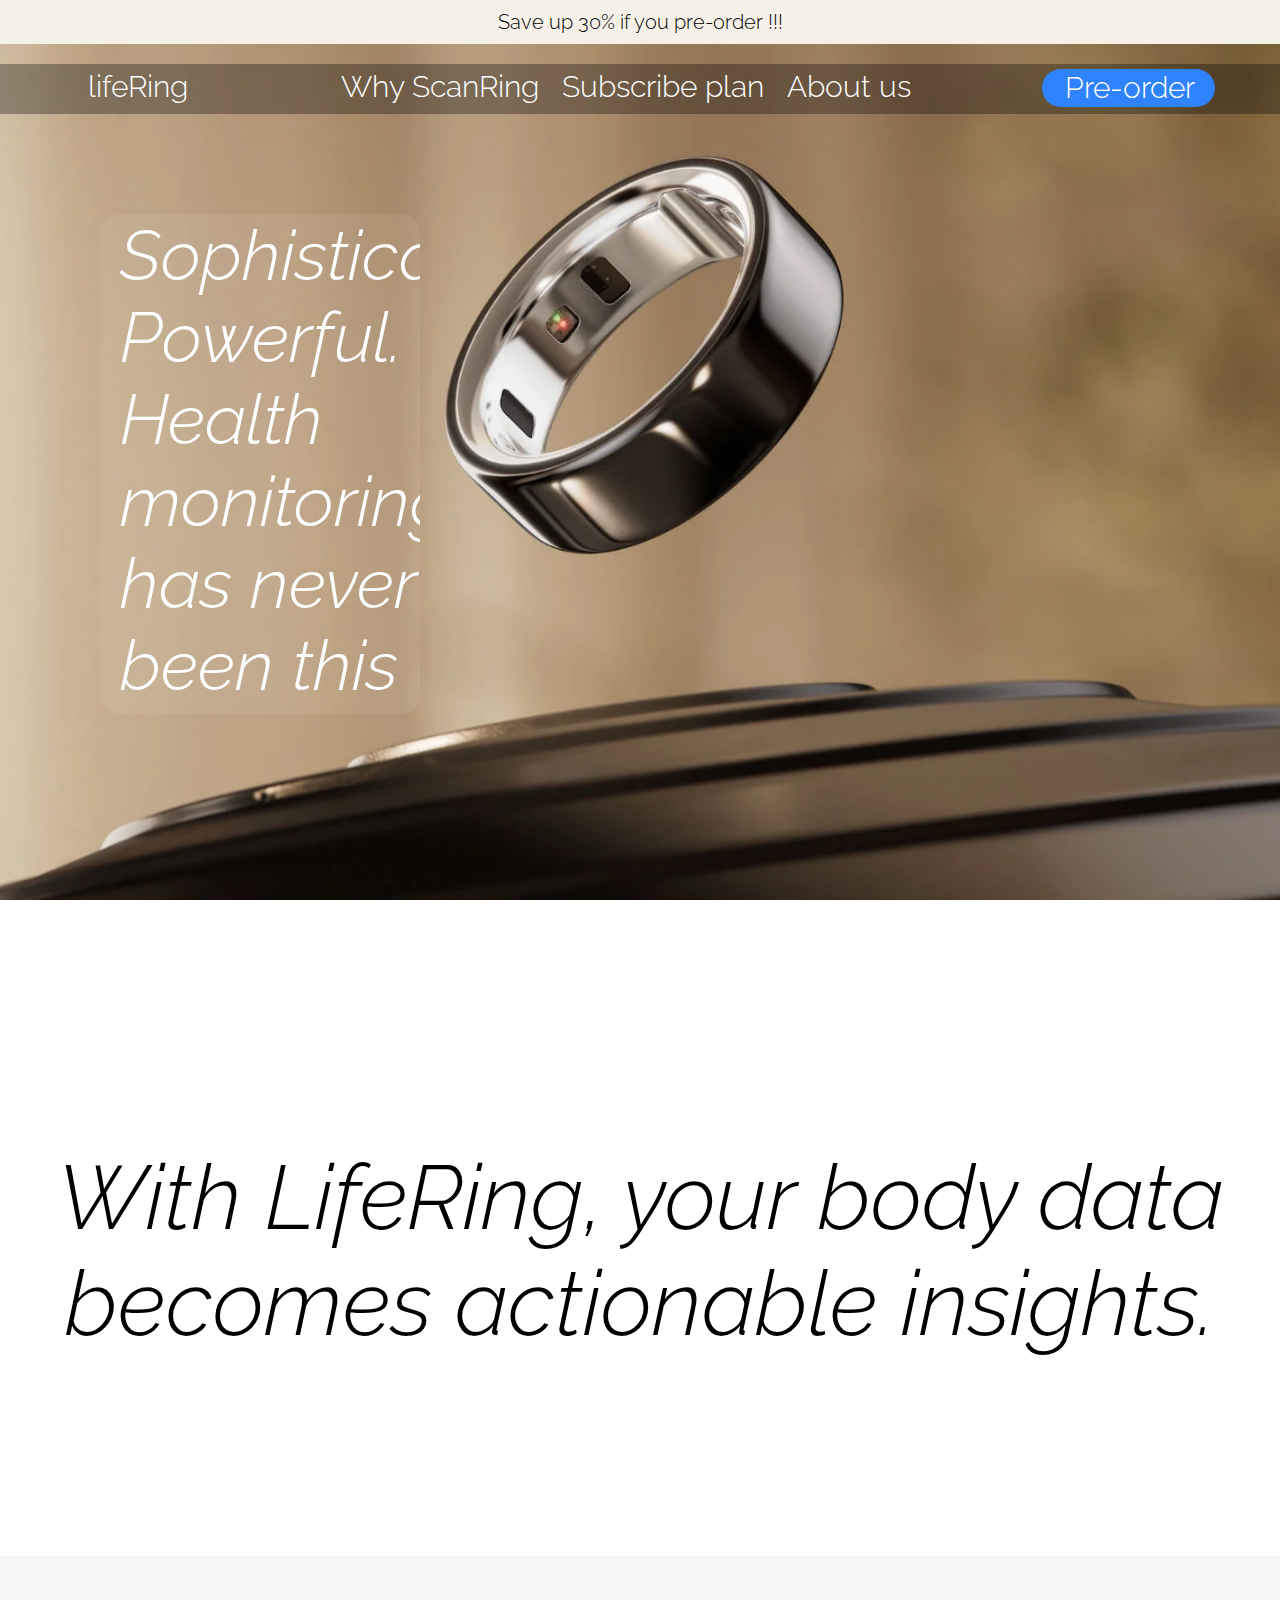
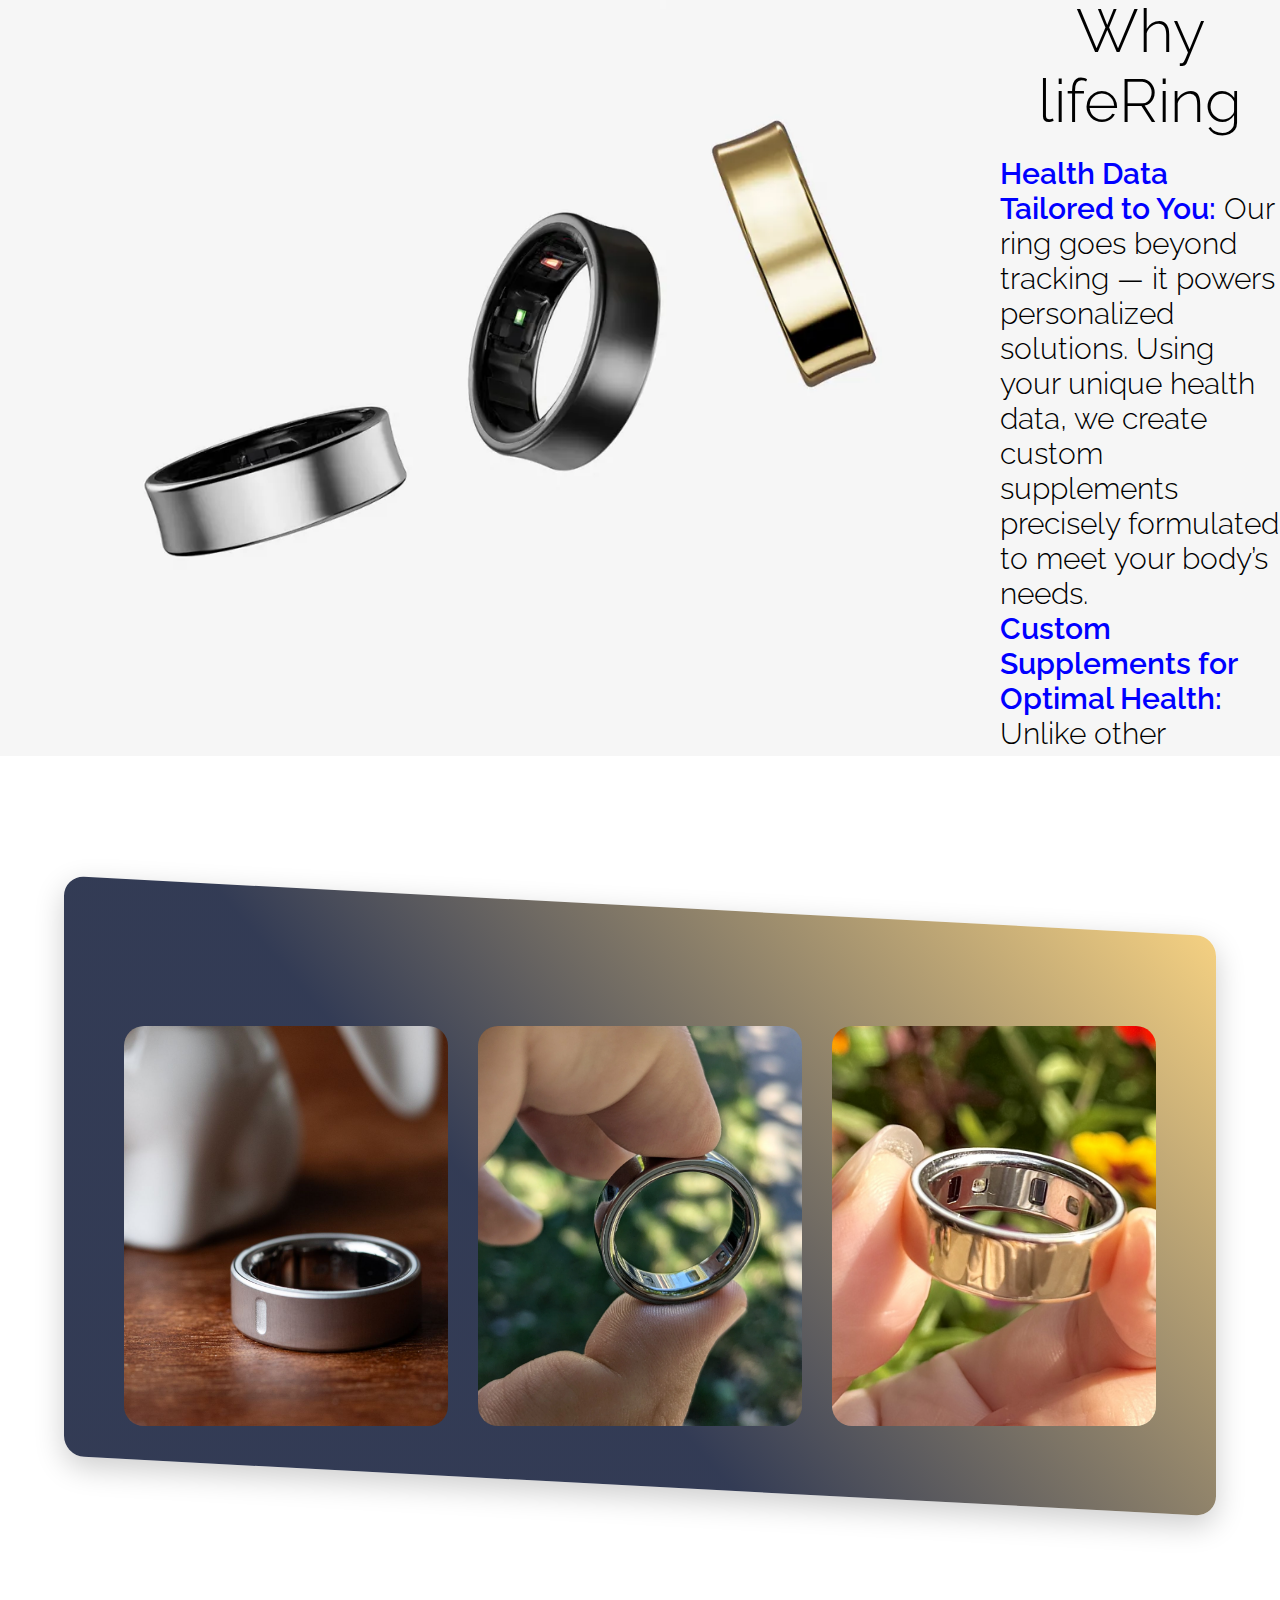
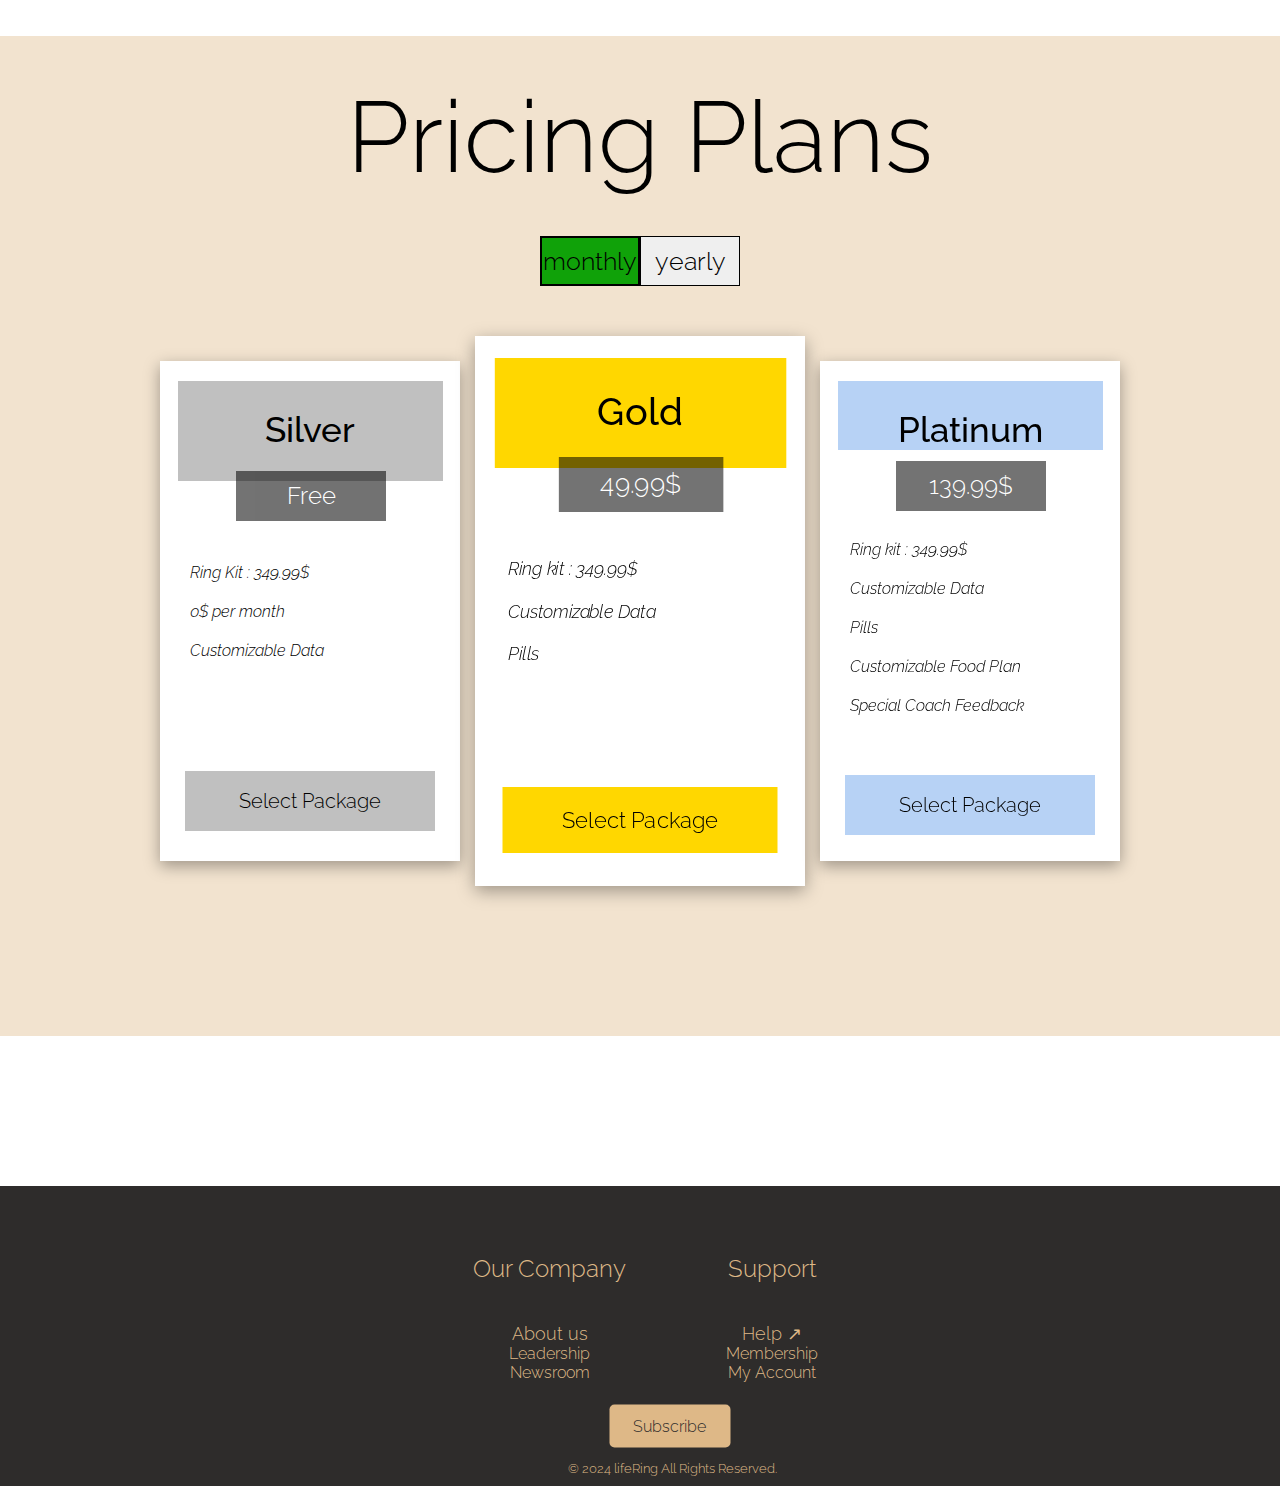
<file: index.html>
<!DOCTYPE html>
<html lang="en">
  <head>
    <meta charset="UTF-8" />
    <meta name="viewport" content="width=device-width, initial-scale=1.0" />
    <title>LifeRing MainPage</title>
    <link rel="stylesheet" href="style.css" />
  </head>
  <body>
    <div class="pubHeading">
      <p>Save up 30% if you pre-order !!!</p>
    </div>

    <!-- 1 : la landing page -->
    <div class="header">
      <div class="navContent">
        <ul>
          <div>
            <li>lifeRing</li>
          </div>
          <div class="navTxt">
            <a href="#scanRing"><li>Why ScanRing</li></a>
            <a href="#subscribe"><li>Subscribe plan</li></a>
            <a href="aboutUs.html"><li>About us</li></a>
          </div>
          <div class="preOrderNav">
            <a style="text-decoration: none;"   href="https://buy.stripe.com/test_cN22b20JCb2gaL6288"><li>Pre-order</li></a>
          </div>
        </ul>
      </div>

      <div class="headerContent">
        <p>
          Sophisticated. Powerful. Health monitoring has never been this
          seamless.
        </p>

        <a href="https://buy.stripe.com/test_cN22b20JCb2gaL6288" style="color: white;">Pre-Order</a>
      </div>
    </div>

    <!-- 2 La presentation section -->

    <div class="mainTextsec2" >
      <h2>With LifeRing, your body data becomes actionable insights.</h2>
    </div>

    <div class="sec2contain">
      <div>
        <img
          src="images/presensationImage.webp"
          alt=""
          width="1000"
        />
      </div>

      <div class="sec2text">
        <h1 id="scanRing">Why lifeRing</h1>
        <ul>
          <li>
            <strong>Health Data Tailored to You:</strong> Our ring goes beyond
            tracking — it powers personalized solutions. Using your unique
            health data, we create custom supplements precisely formulated to
            meet your body’s needs.
          </li>
          <li>
            <strong>Custom Supplements for Optimal Health:</strong> Unlike other
            devices, we don't just monitor your health; we take it a step
            further by offering tailored pill regimens based on the ring’s
            insights, ensuring you get exactly what your body requires.
          </li>
          <li>
            <strong>Personalized Nutrition Plans:</strong> For those looking to
            enhance their lifestyle, we offer diet plans designed specifically
            from the data gathered by the ring, giving you a fully customized
            nutritional approach.
          </li>
          <li>
            <strong>Complete Wellness Ecosystem:</strong> With our ring, you're
            not just tracking your health — you're actively improving it through
            tailored supplements and personalized diet recommendations, a
            holistic solution unmatched by competitors.
          </li>
        </ul>
      </div>
    </div>

    <!-- Section 3 illustration -->

    <div class="sec3Contain">
      <div class="imgsec3">
        <div class="i3 img1sec3"></div>
        <div class="i3 img2sec3"></div>
        <div class="i3 img3sec3"></div>
      </div>
    </div>



    <!-- subscribe part -->
    <div class="screen" id="subscribe">
      <div class="title">
          <h1>Pricing Plans</h1>
      </div>
      <div class="descpicture"></div>
      <div class="container">
          <div class="containeryears">
              <div class="yearsbutton" id="monthly">
                  <button>monthly</button>
              </div>
              <div class="yearsbutton" id="yearthly">
                  <button>yearly</button>
              </div>
          </div>
      </div>
      <div class="cardcontainer">
          <div class="card" id="basic">
              <h1>Silver</h1>
              <h2>Free</h2>
              <ul>
                  <i class='bx bx-check'>Ring Kit : 349.99$</i>
                  <i class='bx bx-check'>0$ per month</i>
                  <i class='bx bx-check'>Customizable Data</i>
              </ul>
              <a href="https://buy.stripe.com/test_cN22b20JCb2gaL6288"><button>Select Package</button></a>
          </div>
          <div class="card" id="gold">
              <h1>Gold</h1>
              <h2 id="subs">49.99$</h2>
              <ul>
                  <i class='bx bx-check'>Ring kit : 349.99$</i>
                  <i class='bx bx-check'>Customizable Data</i>
                  <i class='bx bx-check'>Pills</i>
              </ul>
              <a href="https://buy.stripe.com/test_cN22b20JCb2gaL6288"><button>Select Package</button></a>
          </div>
          <div class="card" id="premium">
              <h1>Platinum</h1>
              <h2>139.99$</h2>
              <ul>
                  <i class='bx bx-check'>Ring kit : 349.99$</i>
                  <i class='bx bx-check'>Customizable Data</i>
                  <i class='bx bx-check'>Pills</i>
                  <i class='bx bx-check'>Customizable Food Plan</i>
                  <i class='bx bx-check'>Special Coach Feedback</i>
              </ul>
              <a href="https://buy.stripe.com/test_cN22b20JCb2gaL6288"><button>Select Package</button></a>
          </div>
      </div>
  </div>

    <!-- le footer -->

    <footer>
      <div class="footleft">
        
        <a href="https://buy.stripe.com/test_cN22b20JCb2gaL6288"><button id="footbutton" href="https://buy.stripe.com/test_cN22b20JCb2gaL6288">Subscribe</button></a>
      </div>
      <div class="info">
        <div id="company">
          <h2>Our Company</h2>
          <ol class="listfooter">
            <li><a class="butfooter" href="y'a le nous">About us</a></li>
            <li><a>Leadership</a></li>
            <li><a>Newsroom</a></li>
          </ol>
        </div>
        <div id="support">
          <h2>Support</h2>
          <ol class="listfooter">
            <li><a class="butfooter" href="https://buy.stripe.com/test_cN22b20JCb2gaL6288">Help ↗</a></li>
            <li><a>Membership</a></li>
            <li><a>My Account</a></li>
          </ol>
        </div>
        <p id="copyright">© 2024 lifeRing All Rights Reserved.</p>
      </div>
      <br />
    </footer>




    
  </body>
</html>
</file>
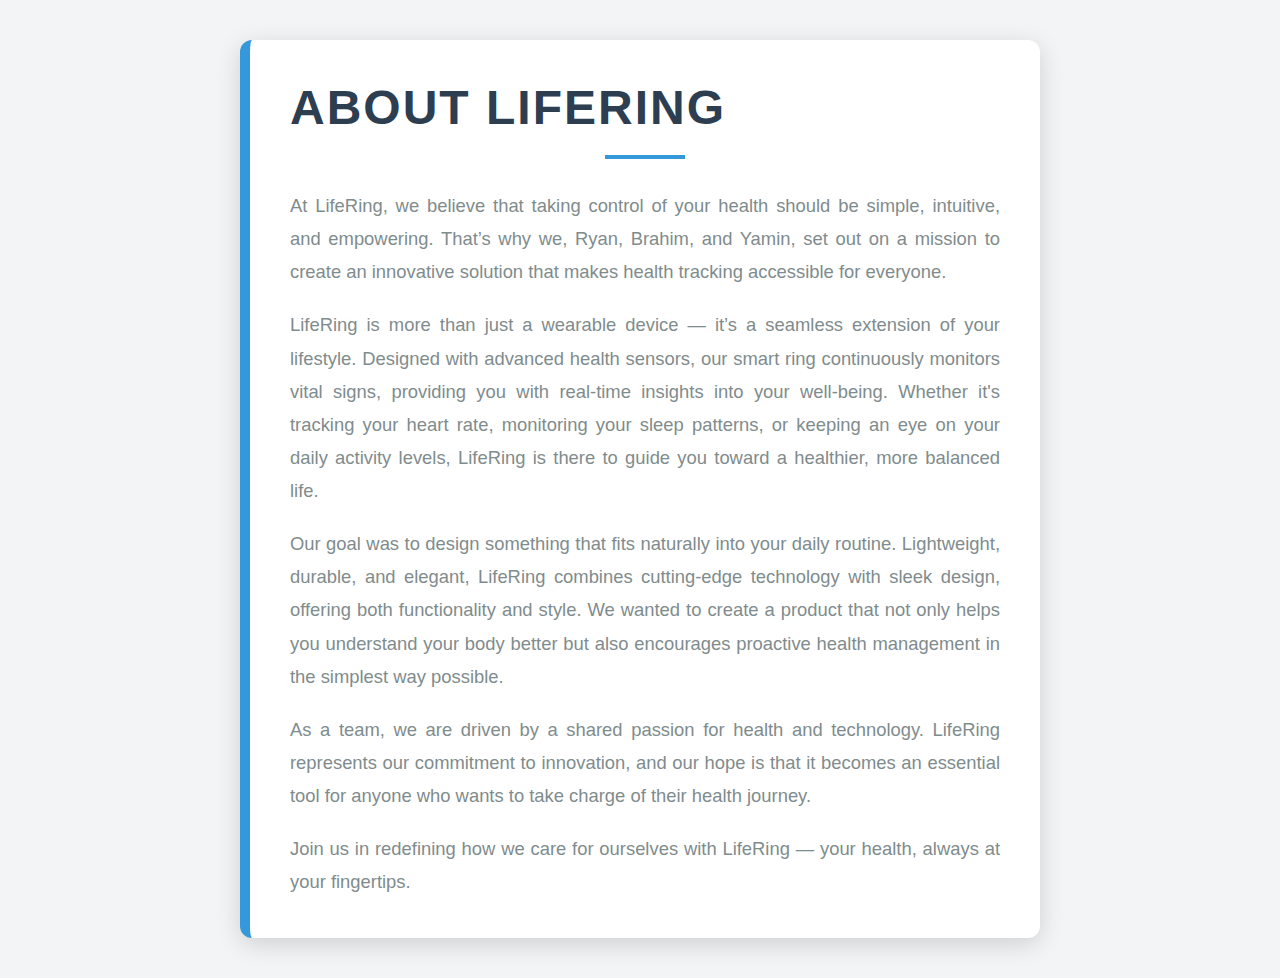
<file: aboutUs.html>
<!DOCTYPE html>
<html lang="en">
<head>
    <meta charset="UTF-8">
    <meta name="viewport" content="width=device-width, initial-scale=1.0">
    <meta http-equiv="X-UA-Compatible" content="ie=edge">
    <title>About Us - LifeRing</title>
    <link rel="stylesheet" href="aboutUs.css">
</head>
<body>
    <section class="about-us">
        <div class="container">
            <h1>About LifeRing</h1>
            <p>At LifeRing, we believe that taking control of your health should be simple, intuitive, and empowering. That’s why we, Ryan, Brahim, and Yamin, set out on a mission to create an innovative solution that makes health tracking accessible for everyone.</p>
            <p>LifeRing is more than just a wearable device — it’s a seamless extension of your lifestyle. Designed with advanced health sensors, our smart ring continuously monitors vital signs, providing you with real-time insights into your well-being. Whether it's tracking your heart rate, monitoring your sleep patterns, or keeping an eye on your daily activity levels, LifeRing is there to guide you toward a healthier, more balanced life.</p>
            <p>Our goal was to design something that fits naturally into your daily routine. Lightweight, durable, and elegant, LifeRing combines cutting-edge technology with sleek design, offering both functionality and style. We wanted to create a product that not only helps you understand your body better but also encourages proactive health management in the simplest way possible.</p>
            <p>As a team, we are driven by a shared passion for health and technology. LifeRing represents our commitment to innovation, and our hope is that it becomes an essential tool for anyone who wants to take charge of their health journey.</p>
            <p>Join us in redefining how we care for ourselves with LifeRing — your health, always at your fingertips.</p>
        </div>
    </section>
</body>
</html>
</file>
<file: style.css>
@import url("https://fonts.googleapis.com/css2?family=Agdasima:wght@400;700&family=Lora:ital,wght@0,400..700;1,400..700&family=Raleway:ital,wght@0,100..900;1,100..900&display=swap");

* {
  padding: 0;
  margin: 0;
  box-sizing: border-box;
  font-family: "Raleway", sans-serif;
  font-optical-sizing: auto;
  font-weight: 300;
}

.pubHeading {
  height: fit-content;
  color: black;
  font-size: 20px;
  text-align: center;
  padding-top: 10px;
  background-color: #f6f1e8;
  padding-bottom: 10px;
}

.navContent {
  width: 100%;
  padding-top: 5px;
  padding-bottom: 15px;
  background-color: rgba(0, 0, 0, 0.318);
  z-index: 1;

}

.navContent li:hover {
  color: #245aab;
  cursor: pointer;
  transition: 0.2s all linear;
}

.navContent ul {
  width: 100%;
  height: 30px;
  display: flex;
  flex-direction: row;
  justify-content: space-around;
}

.navContent li {
  list-style-type: none;
  color: white;
  margin-left: 23px;
  font-size: 30px;
}

.navTxt {
  display: flex;
  flex-direction: row;
}

.preOrderNav {
  background-color: #3083ff;
  padding-right: 20px;
  border-radius: 2rem;
  padding-bottom: 37px;
  padding-top: 1px;
}

.preOrderNav:hover {
  background-color: #245aab;
  cursor: pointer;
  transition: 0.1s all linear;
}

.preOrderNav:hover li {
  color: white;
}

.header {
  background: url(images/LandingImageRing.webp);
  background-attachment: fixed;
  width: 100%;
  height: 100vh;
  background-position-y: 20%;
  background-position-x: 50%;
  background-size: cover;
  padding-top: 20px;
}

.headerContent {
  margin-top: 100px;
  background-color: rgba(240, 233, 219, 0.096);
  margin-left: 100px;
  width: 25%;
  border-radius: 20px;
  color: white;
  font-style: italic;
  height: 500px;
  overflow: scroll;

}

.headerContent p {
  font-size: 70px;
  padding-left: 20px;
  padding-bottom: 10px;
}

.headerContent button {
  width: 90px;
  height: 30px;
  border: none;
  color: white;
  background-color: rgb(35, 35, 35);
  transform: scale(1.3);
  margin-bottom: 30px;
  margin-left: 30%;
  margin-top: 10px;
  border-radius: 2rem;
}

.headerContent button {
  cursor: pointer;
}

.headerContent::-webkit-scrollbar {
  visibility: hidden;
}

.headerContent::-webkit-scrollbar-corner {
  visibility: hidden;
}

/* Debut section 2 */

.mainTextsec2 {
  text-align: center;
  padding-top: 200px;
  font-size: 60px;
  font-style: oblique;
  padding-bottom: 200px;
}

.sec2contain {
  background-color: #f6f6f6;
  height: 800px;

  display: flex;
  flex-direction: row;
  padding-bottom: 500px;
  margin-bottom: 30px;
}


a{

  text-decoration: none;
}
.sec2text {
  font-size: 30px;
  padding-top: 20px;
  font-weight: 500;
  width: 43%;
  height: 800px;
  overflow: scroll;
  overflow-x: hidden;
  
}

.sec2text h1 {
  padding-bottom: 20px;
  text-align: center;
  padding-top: 20px;
}
.sec2text strong {
  color: blue;
  font-weight: 600;
}

.sec2text li {
  list-style-type:lower-roman;
}


/* debut section 3 */

.sec3Contain {
  width: 90%;
  padding: 60px;
  background: linear-gradient(48deg, rgba(15,25,55,0.85) 40%, rgba(244,206,123,0.95) 100%);
  transform: skewY(3deg);
  margin: 150px auto;
  border-radius: 20px;
  box-shadow: 0 10px 30px rgba(0, 0, 0, 0.2);
}

.imgsec3 {
  display: flex;
  justify-content: space-between;
  gap: 30px;
  padding-top: 60px;
  transform: skewY(-3deg); 
}

.i3 {
  flex: 1; 
  width: 400px;
  height: 400px;
  border-radius: 20px;
  transition: transform 0.3s ease, box-shadow 0.3s ease;
}

.i3:hover {
  transform: scale(1.05);
  box-shadow: 0 10px 20px rgba(0, 0, 0, 0.3);
}

.img1sec3 {
  background: url(images/Sec3Image1.jpg) ;
  background-position: center;
  background-size: cover;
}

.img2sec3 {
  background: url(images/sec3Image2.webp) ;
  background-position: center;
  background-size: cover;
}

.img3sec3 {
  background: url(images/sec3image3.jpg);
  background-position: center;
  background-size: cover;
}







/* Footer */
footer {
  width: 100%;
  height: 300px;
  text-align: center;
  background-color: rgb(46, 44, 43);
  padding-left: 220px;
}

#footbutton {
transform: translate(-50%, -50%);
-ms-transform: translate(-50%, -50%);
background-color: burlywood;
color: rgb(46, 44, 43);
font-size: 16px;
padding: 12px 24px;
border: none;
cursor: pointer;
border-radius: 5px;
position: relative;
top: 240px;
right: 20px;
}

#footbutton:hover {
background-color: rgb(223, 167, 92);
}

#footimage {

  left: 0;
  width: 20%;
  height: 300px;
  float: left;
  border-radius: 5%;
}

.info {
  display: flex;
  flex-direction: row;
  align-items: center;
  justify-content: center;
  margin-top: 25px; 
  margin-bottom: 50px;
  background-color: rgb(46, 44, 43);
  color: burlywood;
}

#support {
display: flex;
flex-direction: column;
margin-bottom: 20px;
}

#company {
display: flex;
flex-direction: column;
margin-right: 100px;
margin-bottom: 20px;
background-color: rgb(46, 44, 43);
}

#social {
display: flex;
flex-direction: column;
margin-bottom: 20px;
margin-left: 100px;
}


h3 {
padding-top: 15px;
}

.butfooter {
text-decoration: none;
font-size: large;
color: burlywood;

}

#copyright {

color: burlywood;
font-size: small;
align-items: center;
position: relative;
top: 140px;
justify-self: center;
right: 250px;
}

.listfooter {
list-style-type: none;
margin-top: 40px;
}

/* subscribe part */
.title{
  color: black;
  height: 200px;
  width: 100%;
  display: flex;
  justify-content: center;
  align-items: center;
  font-size: 50px;
  font-weight: 200;
}
.screen {
  height: 1000px;
  width: 100%;
  background-color: rgba(222, 184, 135, 0.397);
  margin-bottom: 150px;
}
.container{
  width: 100%;
  height: 100px;
  display: flex;
  justify-content: center;
  
}
.containeryears{
  display: flex;
  height: 50px;
  width: 200px;
  border: solid 2px white;
  align-items: center;
  justify-content: center;
}

.containeryears button{
  height: 50px;
  width: 100px;
  font-size: 25px;
  border: black 1px solid;
}
#monthly button{
  background-color: #10A209;
  border: solid 2px black;
}

#yearthly button:hover{
  cursor: pointer;
  background-color: grey;
  transition: 0.5s;
}


.cardcontainer{
  display: flex;
  align-items: center;
  justify-content: center;
  margin-top: 25px;
  height: 500px;
  width: 100%;
}

.card{
  position: relative;
  margin: 15px;
  height: 500px;
  width: 300px;
  display: flex;
  flex-direction: column;
  justify-content: space-between;
  align-items: center;
  color: black;
  background-color: white;
  box-shadow: rgba(0, 0, 0, 0.35) 0px 5px 15px;
}
.card button{
  border: none;
  height: 60px;
  width: 250px;
  font-size: 20px;
  margin: 30px;
  cursor: pointer;
}
.card h1{
  margin-top: 20px;
  background-color: #C0C0C0;
  height: 100px;
  width: 265px;
  text-align: center;
  padding-top: 28px;
  font-weight: 500;
  font-size: 35px;
}

.card h2{
  color: white;
  position: absolute;
  top: 110px;
  left: 56px;
  background-color: black;
  height:50px;
  width: 150px;
  text-align: center;
  opacity: 0.55;
  padding-top: 10px;
}

#premium h2{
  top: 100px;
}
.card h2 #basic{
  height: 10px;
  width: 100px;
}
.card h2, .card ul{
  margin-left: 20px;
  align-self: flex-start;
}
.card li{
  list-style-type: square;
  margin: 10px;
}

ul i{
  margin: 10px;
}

#premium ul {
  margin-top: 80px;
}
.card ul{
  display: flex;
  flex-direction: column;
  margin: 20px;
}
#gold{
  transform: scale(1.1);
}

#basic h1, #basic button{
  background-color: #C0C0C0;
}
#gold h1, #gold button{
  background-color: #FFD700;
}

#premium h1, #premium button{
  background-color: #b7d2f5;

}

#premium h1{

  height: 100px;
}
</file>
<file: aboutUs.css>
/* General Reset */
* {
    margin: 0;
    padding: 0;
    box-sizing: border-box;
}

body {
    font-family: 'Roboto', sans-serif;
    background-color: #f3f4f6; /* Light background color */
    color: #333;
    display: flex;
    justify-content: center;
    align-items: center;
    min-height: 100vh;
    padding: 40px;
    transition: background-color 0.3s ease;
}

/* Container */
.container {
    max-width: 800px;
    padding: 40px;
    margin: 0 auto;
    background-color: #fff; /* Clean white background */
    border-radius: 12px;
    box-shadow: 0 6px 25px rgba(0, 0, 0, 0.15);
    transition: transform 0.3s ease-in-out;
    border-left: 10px solid #3498db; /* Accent color on the side */
}

.container:hover {
    transform: translateY(-5px);
    background-color: #ecf0f1; /* Light grey hover effect */
}

/* Headings */
h1 {
    font-size: 3rem;
    margin-bottom: 30px;
    color: #2c3e50; /* Deep dark blue for the heading */
    font-weight: 700;
    text-transform: uppercase;
    letter-spacing: 2px;
    position: relative;
}

h1::after {
    content: '';
    display: block;
    width: 80px;
    height: 4px;
    background-color: #3498db; /* Bright blue underline */
    margin: 20px auto 0;
}

/* Paragraphs */
p {
    font-size: 1.15rem;
    line-height: 1.8;
    margin-bottom: 20px;
    color: #7f8c8d; /* Soft grey for the text */
}

p:last-child {
    margin-bottom: 0;
}

/* Typography Enhancements */

p {
    text-align: justify;
}

/* Button - Optional */
.button {
    display: inline-block;
    padding: 10px 20px;
    background-color: #3498db; /* Primary blue color */
    color: #fff;
    font-size: 1.1rem;
    border-radius: 8px;
    text-transform: uppercase;
    font-weight: bold;
    letter-spacing: 1px;
    margin-top: 30px;
    transition: background-color 0.3s ease;
    text-decoration: none;
}

.button:hover {
    background-color: #2980b9; /* Darker blue on hover */
}

/* Links (Optional for future usage) */
a {
    color: #3498db;
    text-decoration: none;
    border-bottom: 2px solid transparent;
    transition: border-color 0.3s ease;
}

a:hover {
    border-bottom: 2px solid #3498db;
}

/* Responsive adjustments */
@media (max-width: 768px) {
    body {
        padding: 20px;
    }

    .container {
        padding: 20px;
    }

    h1 {
        font-size: 2.5rem;
    }

    p {
        font-size: 1rem;
    }
}
</file>
